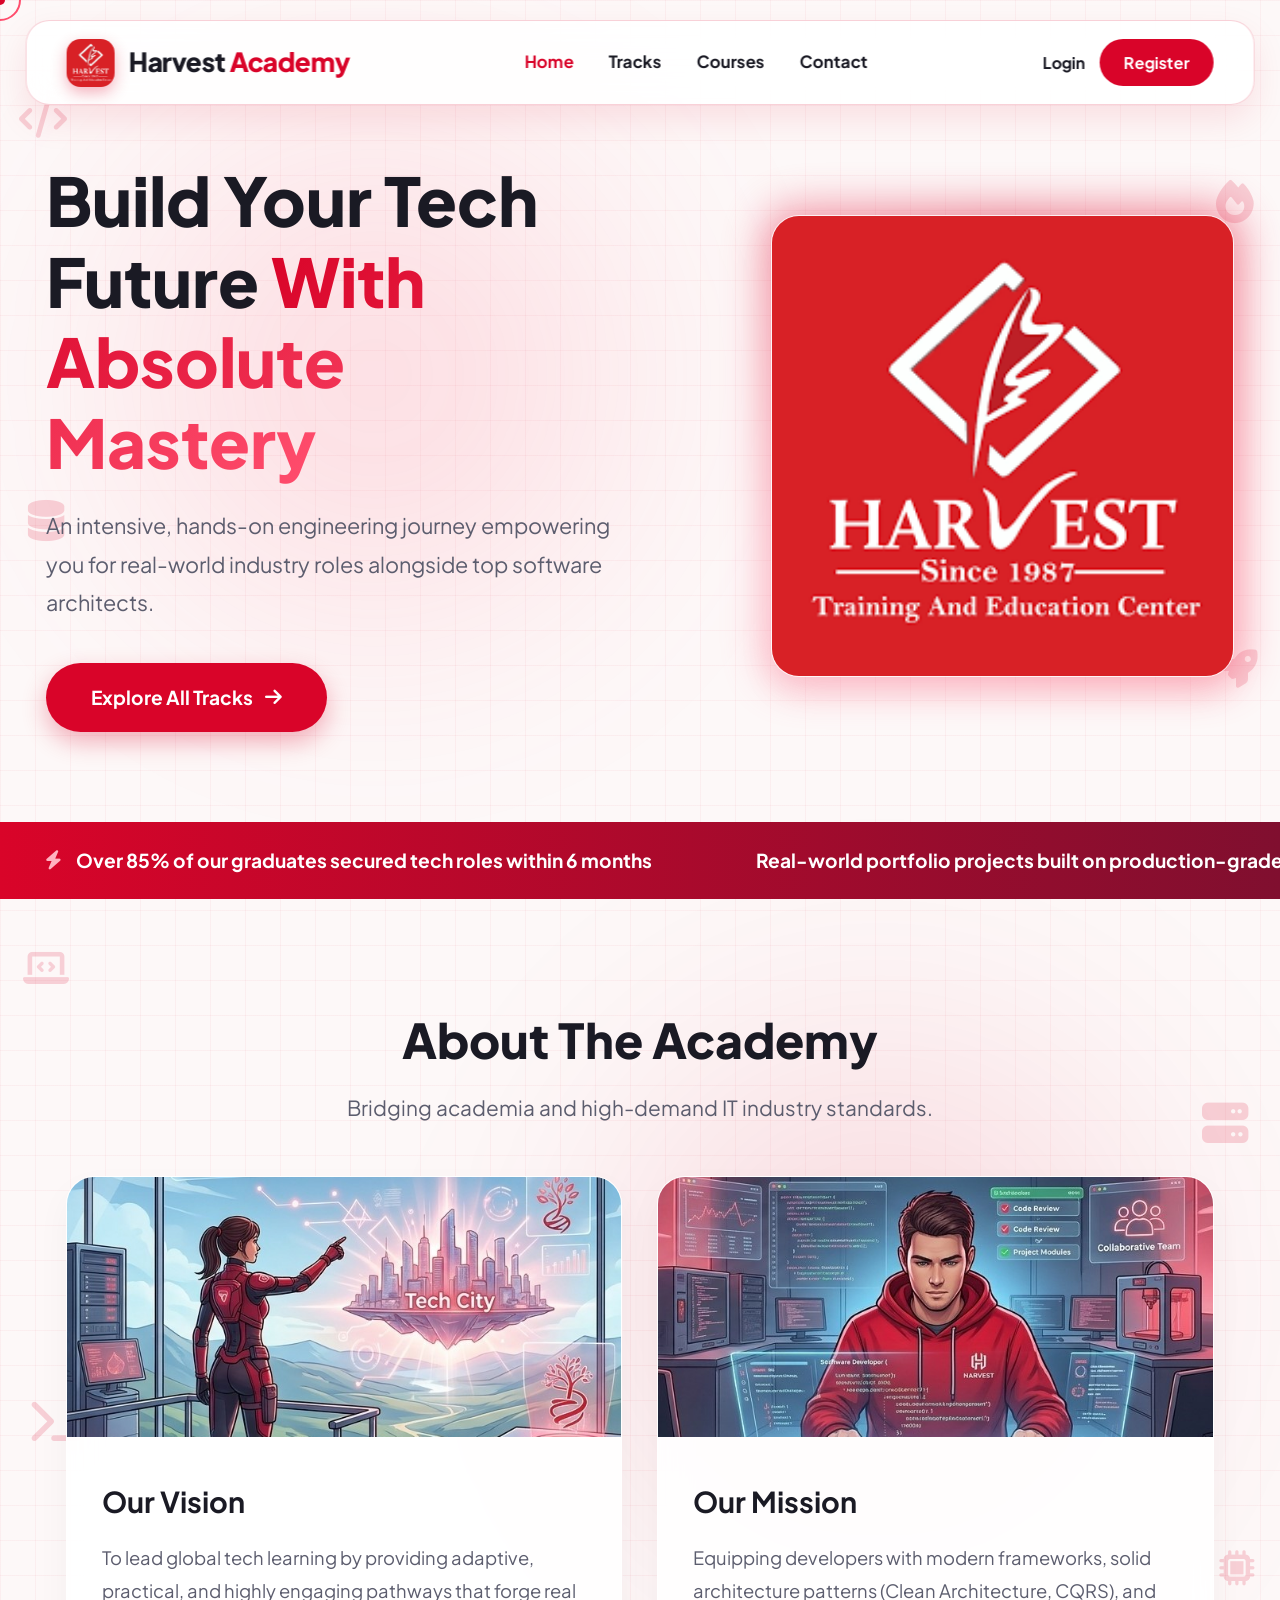
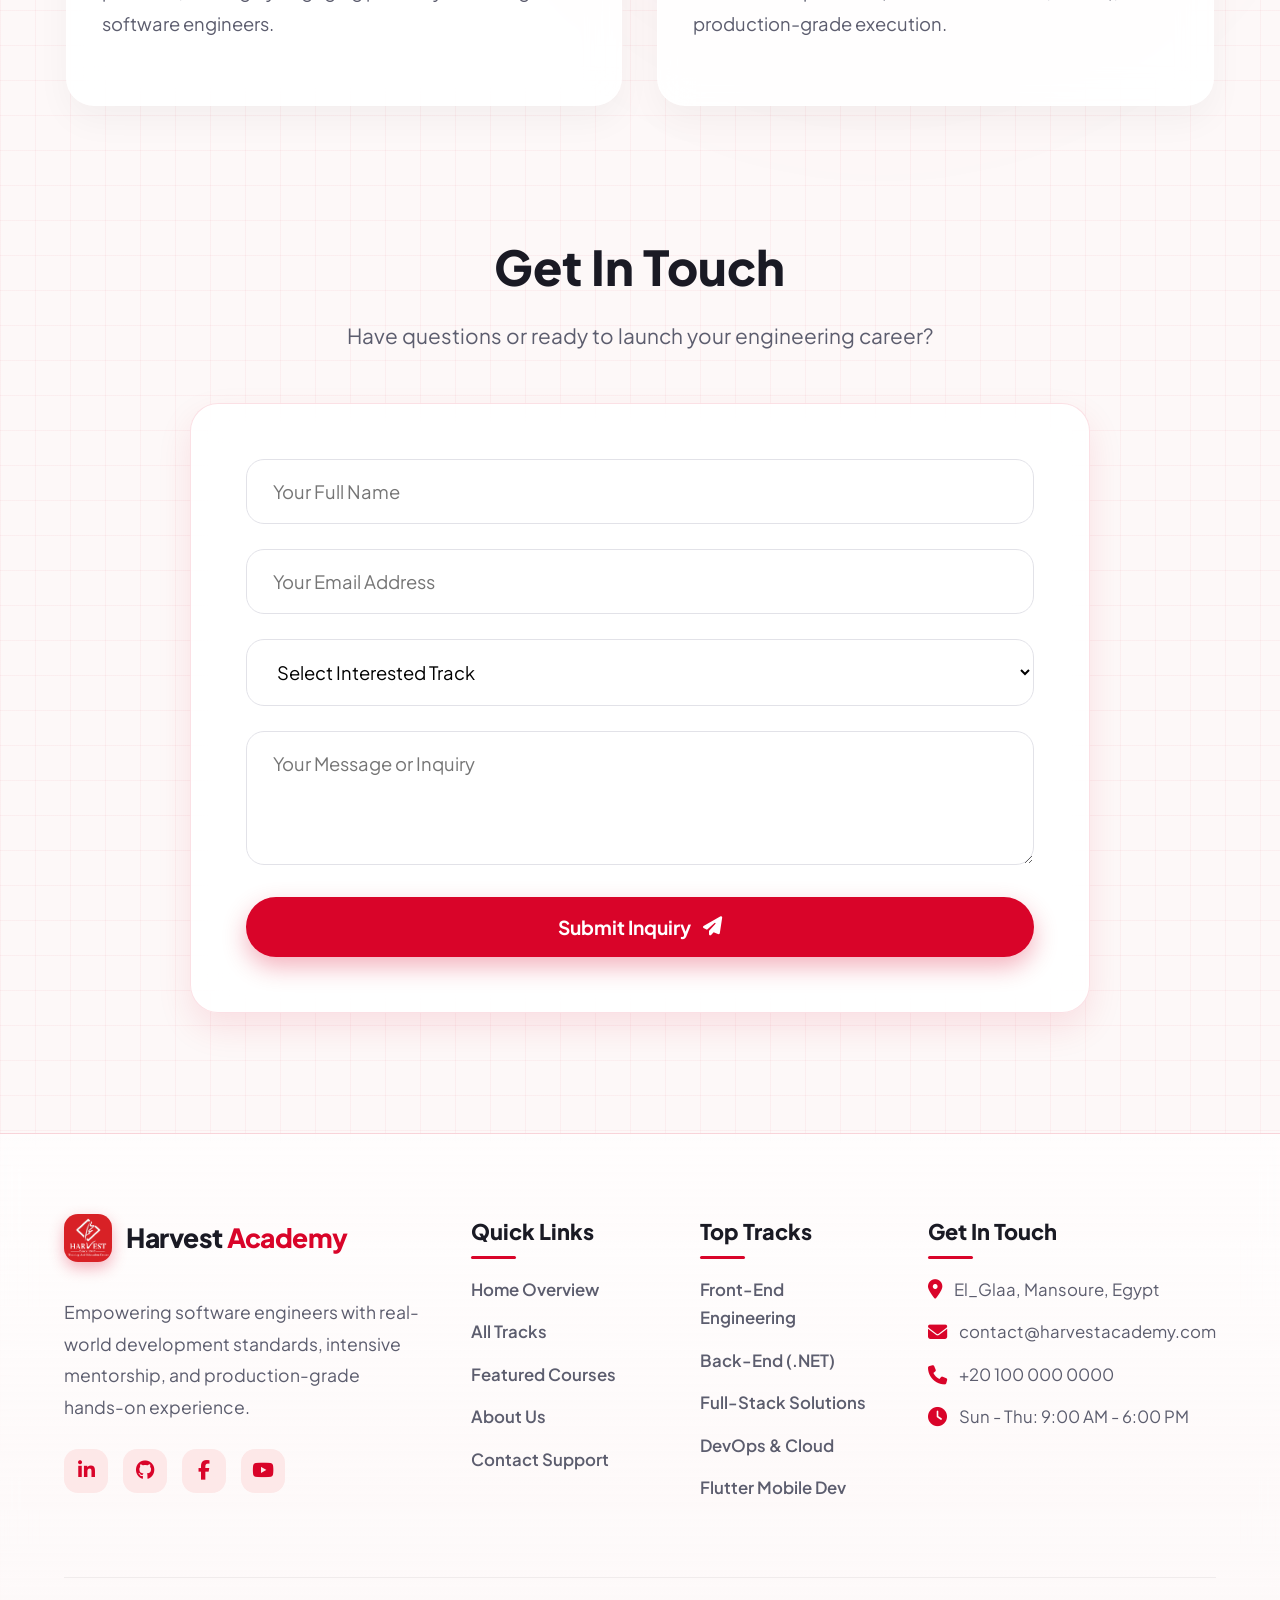
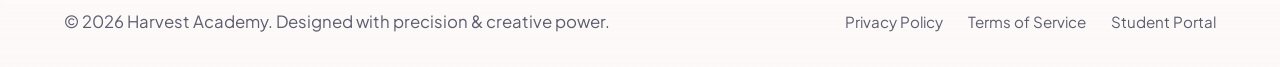
<file: index.html>
<!DOCTYPE html>
<html lang="en" dir="ltr">
<head>
    <meta charset="UTF-8">
    <meta name="viewport" content="width=device-width, initial-scale=1.0">
    <title>Harvest Academy | Home</title>

    <link rel="stylesheet" href="https://cdnjs.cloudflare.com/ajax/libs/font-awesome/6.4.0/css/all.min.css">
    <link href="https://fonts.googleapis.com/css2?family=Plus+Jakarta+Sans:wght@300;400;600;700;800&display=swap" rel="stylesheet">
    
    <link rel="stylesheet" href="style.css">
</head>
<body>


    <i class="fa-solid fa-code floating-decor-icon icon-left-1"></i>
    <i class="fa-solid fa-database floating-decor-icon icon-left-2"></i>
    <i class="fa-solid fa-laptop-code floating-decor-icon icon-left-3"></i>
    <i class="fa-solid fa-terminal floating-decor-icon icon-left-4"></i>

    <i class="fa-solid fa-fire floating-decor-icon icon-right-1"></i>
    <i class="fa-solid fa-rocket floating-decor-icon icon-right-2"></i>
    <i class="fa-solid fa-server floating-decor-icon icon-right-3"></i>
    <i class="fa-solid fa-microchip floating-decor-icon icon-right-4"></i>


    <div class="cursor-dot" id="cursor-dot"></div>
    <div class="cursor-follower" id="cursor-follower">
        <i class="fa-solid fa-arrow-pointer"></i>
    </div>


    <header>
        <a href="index.html" class="logo interactive">
            <img src="Harvest.png" alt="Harvest Academy Logo" class="logo-img" onerror="this.style.display='none'">
            <span class="logo-text">Harvest <span>Academy</span></span>
        </a>
        <ul class="nav-links">
            <li><a href="index.html" class="active interactive">Home</a></li>
            <li><a href="tracks.html" class="interactive">Tracks</a></li>
            <li><a href="courses.html" class="interactive">Courses</a></li>
            <li><a href="#contact" class="interactive">Contact</a></li>
        </ul>
        <div class="auth-buttons">
            <a href="login.html" class="btn-login interactive">Login</a>
            <a href="register.html" class="btn-register interactive">Register</a>
        </div>
    </header>


    <section class="hero" id="home">
        <div class="hero-text-side">
            <h1>Build Your Tech Future <span>With Absolute Mastery</span></h1>
            <p>An intensive, hands-on engineering journey empowering you for real-world industry roles alongside top software architects.</p>
            <a href="tracks.html" class="btn-primary interactive">
                Explore All Tracks <i class="fa-solid fa-arrow-right"></i>
            </a>
        </div>
        <div class="hero-image-side">
            <div class="hero-image-container interactive">
                <img src="Harvest.png" alt="Harvest Academy Platform" class="hero-img">
            </div>
        </div>
    </section>

    <div class="ticker-wrapper interactive">
        <div class="ticker-track">
            <div class="ticker-item"><i class="fa-solid fa-bolt"></i> Over 85% of our graduates secured tech roles within 6 months</div>
            <div class="ticker-item"><i class="fa-solid fa-fire-flame-curated"></i> Real-world portfolio projects built on production-grade standards</div>
            <div class="ticker-item"><i class="fa-solid fa-code"></i> 1-on-1 code reviews with senior backend & frontend engineers</div>
            <div class="ticker-item"><i class="fa-solid fa-user-ninja"></i> Dedicated career mentorship & mock interviews until you get hired</div>
            <div class="ticker-item"><i class="fa-solid fa-bolt"></i> Over 85% of our graduates secured tech roles within 6 months</div>
            <div class="ticker-item"><i class="fa-solid fa-fire-flame-curated"></i> Real-world portfolio projects built on production-grade standards</div>
        </div>
    </div>


    <section id="about" class="dense-section">
        <div class="section-title">
            <h2>About The Academy</h2>
            <p>Bridging academia and high-demand IT industry standards.</p>
        </div>
        <div class="cards-grid">
            <div class="card-image-wrapper interactive">
                <div class="card-img-container">
                    <img src="images/Gemini_Generated_Image_qdz6bpqdz6bpqdz6.jpg" alt="Our Vision">
                </div>
                <div class="card-content">
                    <div>
                        <h3>Our Vision</h3>
                        <p>To lead global tech learning by providing adaptive, practical, and highly engaging pathways that forge real software engineers.</p>
                    </div>
                </div>
            </div>
            <div class="card-image-wrapper interactive">
                <div class="card-img-container">
                    <img src="images/Gemini_Generated_Image_qdz6bpqdz6bpqdz2.jpg" alt="Our Mission">
                </div>
                <div class="card-content">
                    <div>
                        <h3>Our Mission</h3>
                        <p>Equipping developers with modern frameworks, solid architecture patterns (Clean Architecture, CQRS), and production-grade execution.</p>
                    </div>
                </div>
            </div>
        </div>
    </section>

    <section id="contact" class="dense-section">
        <div class="section-title">
            <h2>Get In Touch</h2>
            <p>Have questions or ready to launch your engineering career?</p>
        </div>
        <div class="form-container">
            <form onsubmit="event.preventDefault();">
                <div class="form-group">
                    <input type="text" placeholder="Your Full Name" class="interactive" required>
                </div>
                <div class="form-group">
                    <input type="email" placeholder="Your Email Address" class="interactive" required>
                </div>
                <div class="form-group">
                    <select class="interactive" required>
                        <option value="">Select Interested Track</option>
                        <option value="frontend">Front-End Engineering</option>
                        <option value="backend">Back-End Development (.NET)</option>
                        <option value="fullstack">Full-Stack Solutions</option>
                    </select>
                </div>
                <div class="form-group">
                    <textarea rows="4" placeholder="Your Message or Inquiry" class="interactive"></textarea>
                </div>
                <button type="submit" class="btn-primary interactive" style="width: 100%; justify-content: center;">
                    Submit Inquiry <i class="fa-solid fa-paper-plane"></i>
                </button>
            </form>
        </div>
    </section>


    <footer>
        <div class="footer-container">
            <div class="footer-col">
                <a href="index.html" class="logo interactive" style="margin-bottom: 20px; display: inline-flex;">
                    <img src="Harvest.png" alt="Harvest Academy Logo" class="logo-img" onerror="this.style.display='none'">
                    <span class="logo-text">Harvest <span>Academy</span></span>
                </a>
                <p>Empowering software engineers with real-world development standards, intensive mentorship, and production-grade hands-on experience.</p>
                <div class="social-links">
                    <a href="#" class="social-icon interactive"><i class="fa-brands fa-linkedin-in"></i></a>
                    <a href="#" class="social-icon interactive"><i class="fa-brands fa-github"></i></a>
                    <a href="#" class="social-icon interactive"><i class="fa-brands fa-facebook-f"></i></a>
                    <a href="#" class="social-icon interactive"><i class="fa-brands fa-youtube"></i></a>
                </div>
            </div>

            <div class="footer-col">
                <h4>Quick Links</h4>
                <ul>
                    <li><a href="index.html" class="interactive">Home Overview</a></li>
                    <li><a href="tracks.html" class="interactive">All Tracks</a></li>
                    <li><a href="courses.html" class="interactive">Featured Courses</a></li>
                    <li><a href="#about" class="interactive">About Us</a></li>
                    <li><a href="#contact" class="interactive">Contact Support</a></li>
                </ul>
            </div>

            <div class="footer-col">
                <h4>Top Tracks</h4>
                <ul>
                    <li><a href="tracks.html" class="interactive">Front-End Engineering</a></li>
                    <li><a href="tracks.html" class="interactive">Back-End (.NET)</a></li>
                    <li><a href="tracks.html" class="interactive">Full-Stack Solutions</a></li>
                    <li><a href="tracks.html" class="interactive">DevOps & Cloud</a></li>
                    <li><a href="tracks.html" class="interactive">Flutter Mobile Dev</a></li>
                </ul>
            </div>

            <div class="footer-col">
                <h4>Get In Touch</h4>
                <ul class="footer-contact-info">
                    <li><i class="fa-solid fa-location-dot"></i> El_Glaa, Mansoure, Egypt</li>
                    <li><i class="fa-solid fa-envelope"></i> contact@harvestacademy.com</li>
                    <li><i class="fa-solid fa-phone"></i> +20 100 000 0000</li>
                    <li><i class="fa-solid fa-clock"></i> Sun - Thu: 9:00 AM - 6:00 PM</li>
                </ul>
            </div>
        </div>

        <div class="footer-bottom">
            <p>&copy; 2026 Harvest Academy. Designed with precision & creative power.</p>
            <div class="footer-bottom-links">
                <a href="#" class="interactive">Privacy Policy</a>
                <a href="#" class="interactive">Terms of Service</a>
                <a href="#" class="interactive">Student Portal</a>
            </div>
        </div>
    </footer>


    <script src="script.js"></script>
</body>
</html>
</file>
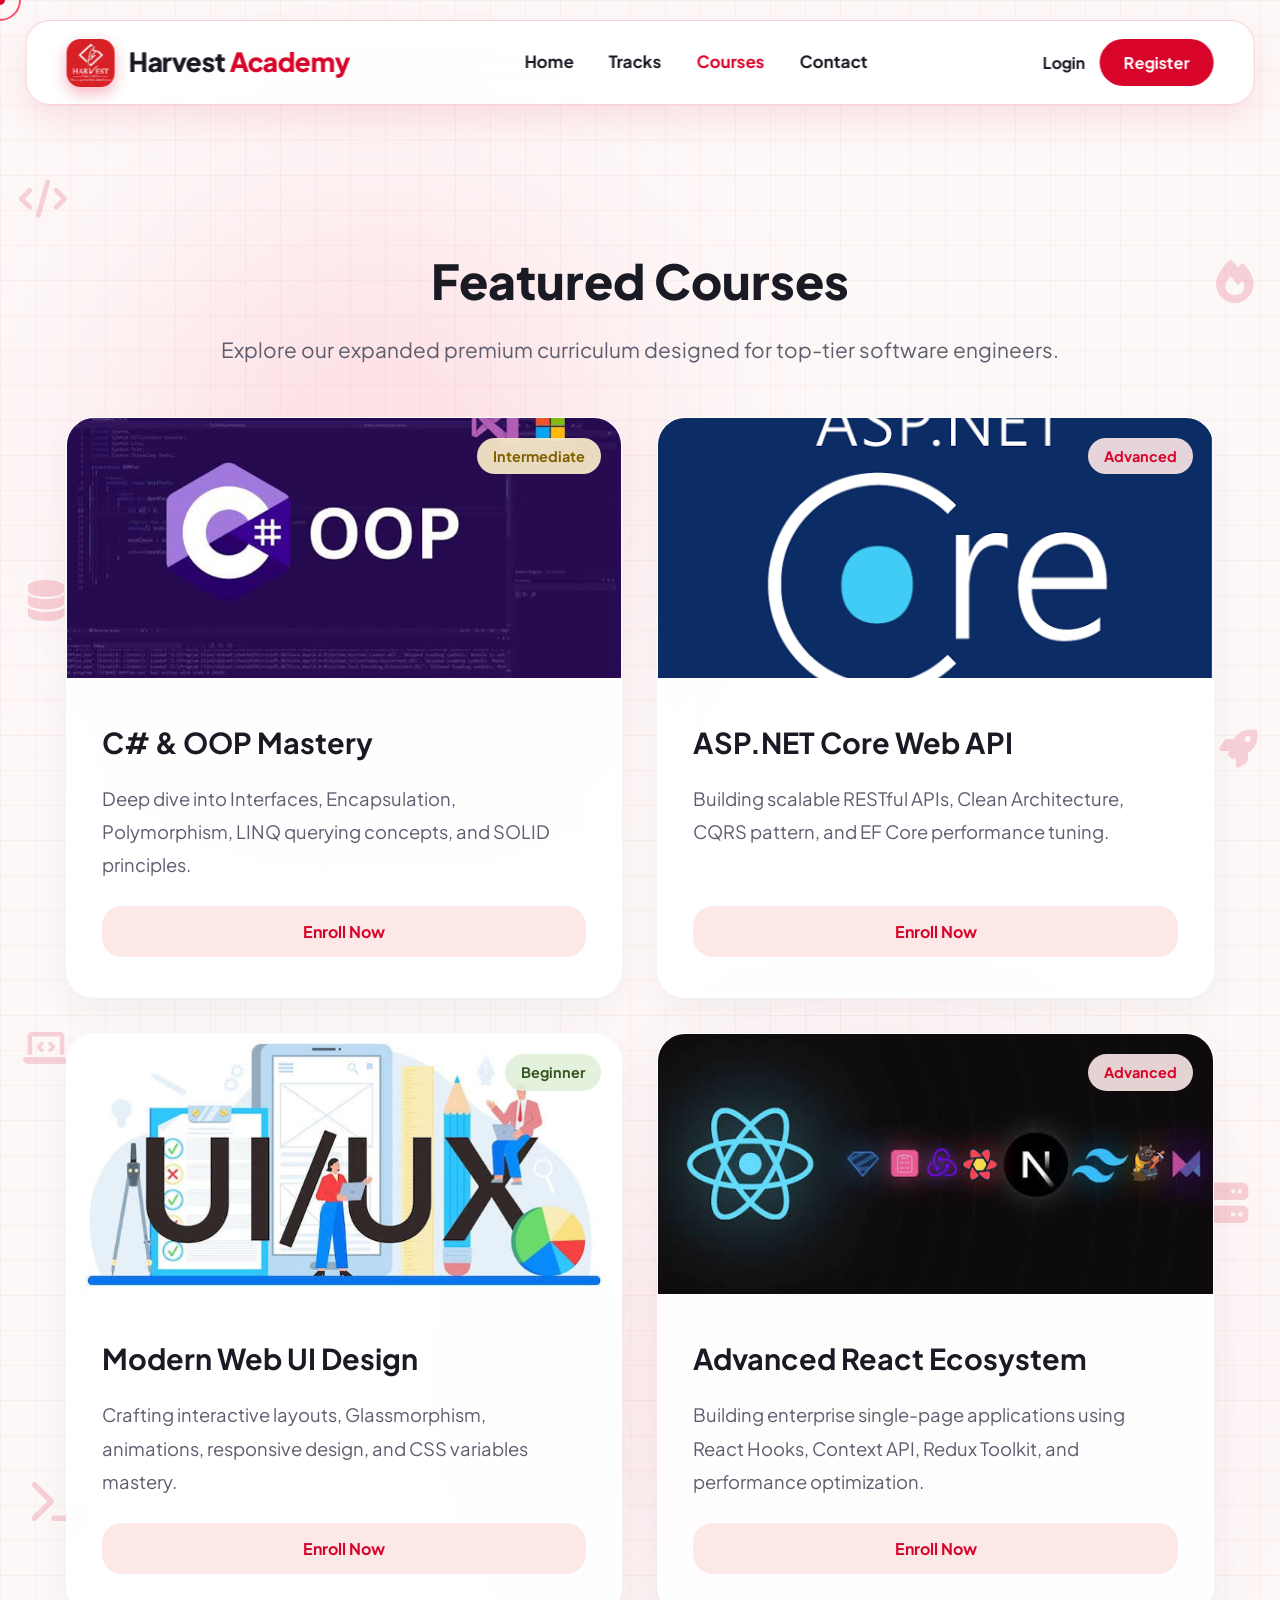
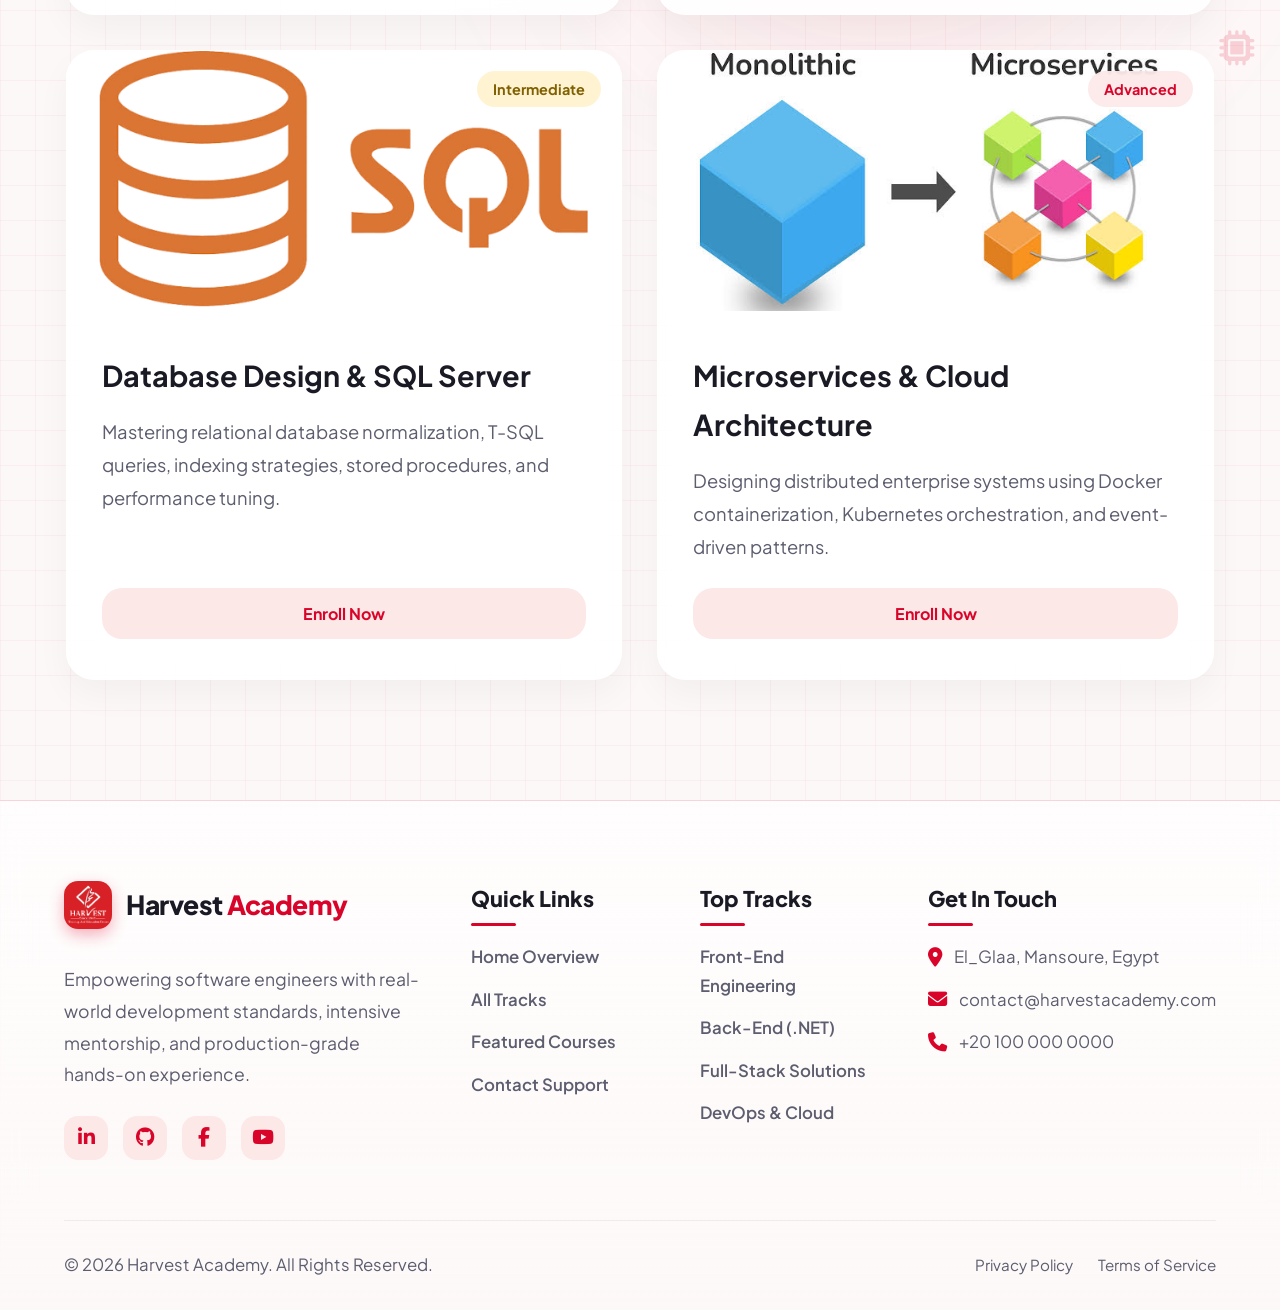
<file: courses.html>
<!DOCTYPE html>
<html lang="en" dir="ltr">
<head>
    <meta charset="UTF-8">
    <meta name="viewport" content="width=device-width, initial-scale=1.0">
    <title>Harvest Academy | Featured Courses</title>
    <link rel="stylesheet" href="https://cdnjs.cloudflare.com/ajax/libs/font-awesome/6.4.0/css/all.min.css">
    <link href="https://fonts.googleapis.com/css2?family=Plus+Jakarta+Sans:wght@300;400;600;700;800&display=swap" rel="stylesheet">
    <link rel="stylesheet" href="style.css">
</head>
<body>


    <i class="fa-solid fa-code floating-decor-icon icon-left-1"></i>
    <i class="fa-solid fa-database floating-decor-icon icon-left-2"></i>
    <i class="fa-solid fa-laptop-code floating-decor-icon icon-left-3"></i>
    <i class="fa-solid fa-terminal floating-decor-icon icon-left-4"></i>

    <i class="fa-solid fa-fire floating-decor-icon icon-right-1"></i>
    <i class="fa-solid fa-rocket floating-decor-icon icon-right-2"></i>
    <i class="fa-solid fa-server floating-decor-icon icon-right-3"></i>
    <i class="fa-solid fa-microchip floating-decor-icon icon-right-4"></i>

    <div class="cursor-dot" id="cursor-dot"></div>
    <div class="cursor-follower" id="cursor-follower">
        <i class="fa-solid fa-arrow-pointer"></i>
    </div>


    <header>
        <a href="index.html" class="logo interactive">
            <img src="Harvest.png" alt="Harvest Academy Logo" class="logo-img" onerror="this.style.display='none'">
            <span class="logo-text">Harvest <span>Academy</span></span>
        </a>
        <ul class="nav-links">
            <li><a href="index.html" class="interactive">Home</a></li>
            <li><a href="tracks.html" class="interactive">Tracks</a></li>
            <li><a href="courses.html" class="active interactive">Courses</a></li>
            <li><a href="index.html#contact" class="interactive">Contact</a></li>
        </ul>
        <div class="auth-buttons">
            <a href="login.html" class="btn-login interactive">Login</a>
            <a href="register.html" class="btn-register interactive">Register</a>
        </div>
    </header>

    <section class="page-section">
        <div class="section-title" style="margin-top: 140px;">
            <h2>Featured Courses</h2>
            <p>Explore our expanded premium curriculum designed for top-tier software engineers.</p>
        </div>
        
        <div class="cards-grid">
            <div class="card-image-wrapper interactive">
                <span class="level-badge intermediate">Intermediate</span>
                <div class="card-img-container">
                    <img src="images/C_OPP.png" alt="C# & OOP Mastery">
                </div>
                <div class="card-content">
                    <div>
                        <h3>C# & OOP Mastery</h3>
                        <p>Deep dive into Interfaces, Encapsulation, Polymorphism, LINQ querying concepts, and SOLID principles.</p>
                    </div>
                    <a href="register.html" class="card-action-btn">Enroll Now</a>
                </div>
            </div>

            <div class="card-image-wrapper interactive">
                <span class="level-badge advanced">Advanced</span>
                <div class="card-img-container">
                    <img src="images/ASP.NET Core Web API.png" alt="ASP.NET Core Web API">
                </div>
                <div class="card-content">
                    <div>
                        <h3>ASP.NET Core Web API</h3>
                        <p>Building scalable RESTful APIs, Clean Architecture, CQRS pattern, and EF Core performance tuning.</p>
                    </div>
                    <a href="register.html" class="card-action-btn">Enroll Now</a>
                </div>
            </div>

            <div class="card-image-wrapper interactive">
                <span class="level-badge beginner">Beginner</span>
                <div class="card-img-container">
                    <img src="images/Modern Web UI Design.png" alt="Modern Web UI Design">
                </div>
                <div class="card-content">
                    <div>
                        <h3>Modern Web UI Design</h3>
                        <p>Crafting interactive layouts, Glassmorphism, animations, responsive design, and CSS variables mastery.</p>
                    </div>
                    <a href="register.html" class="card-action-btn">Enroll Now</a>
                </div>
            </div>

            <div class="card-image-wrapper interactive">
                <span class="level-badge advanced">Advanced</span>
                <div class="card-img-container">
                    <img src="images/React.png" alt="Advanced React Ecosystem">
                </div>
                <div class="card-content">
                    <div>
                        <h3>Advanced React Ecosystem</h3>
                        <p>Building enterprise single-page applications using React Hooks, Context API, Redux Toolkit, and performance optimization.</p>
                    </div>
                    <a href="register.html" class="card-action-btn">Enroll Now</a>
                </div>
            </div>

            <div class="card-image-wrapper interactive">
                <span class="level-badge intermediate">Intermediate</span>
                <div class="card-img-container">
                    <img src="images/Database Design & SQL Server.png" alt="Database Design & SQL Server">
                </div>
                <div class="card-content">
                    <div>
                        <h3>Database Design & SQL Server</h3>
                        <p>Mastering relational database normalization, T-SQL queries, indexing strategies, stored procedures, and performance tuning.</p>
                    </div>
                    <a href="register.html" class="card-action-btn">Enroll Now</a>
                </div>
            </div>

            <div class="card-image-wrapper interactive">
                <span class="level-badge advanced">Advanced</span>
                <div class="card-img-container">
                    <img src="images/Microservices & Cloud Architecture.png" alt="Microservices & Cloud Architecture">
                </div>
                <div class="card-content">
                    <div>
                        <h3>Microservices & Cloud Architecture</h3>
                        <p>Designing distributed enterprise systems using Docker containerization, Kubernetes orchestration, and event-driven patterns.</p>
                    </div>
                    <a href="register.html" class="card-action-btn">Enroll Now</a>
                </div>
            </div>
        </div>
    </section>

    <footer>
        <div class="footer-container">
            <div class="footer-col">
                <a href="index.html" class="logo interactive" style="margin-bottom: 20px; display: inline-flex;">
                    <img src="Harvest.png" alt="Harvest Academy Logo" class="logo-img" onerror="this.style.display='none'">
                    <span class="logo-text">Harvest <span>Academy</span></span>
                </a>
                <p>Empowering software engineers with real-world development standards, intensive mentorship, and production-grade hands-on experience.</p>
                <div class="social-links">
                    <a href="#" class="social-icon interactive"><i class="fa-brands fa-linkedin-in"></i></a>
                    <a href="#" class="social-icon interactive"><i class="fa-brands fa-github"></i></a>
                    <a href="#" class="social-icon interactive"><i class="fa-brands fa-facebook-f"></i></a>
                    <a href="#" class="social-icon interactive"><i class="fa-brands fa-youtube"></i></a>
                </div>
            </div>
            <div class="footer-col">
                <h4>Quick Links</h4>
                <ul>
                    <li><a href="index.html" class="interactive">Home Overview</a></li>
                    <li><a href="tracks.html" class="interactive">All Tracks</a></li>
                    <li><a href="courses.html" class="interactive">Featured Courses</a></li>
                    <li><a href="index.html#contact" class="interactive">Contact Support</a></li>
                </ul>
            </div>
            <div class="footer-col">
                <h4>Top Tracks</h4>
                <ul>
                    <li><a href="tracks.html" class="interactive">Front-End Engineering</a></li>
                    <li><a href="tracks.html" class="interactive">Back-End (.NET)</a></li>
                    <li><a href="tracks.html" class="interactive">Full-Stack Solutions</a></li>
                    <li><a href="tracks.html" class="interactive">DevOps & Cloud</a></li>
                </ul>
            </div>
            <div class="footer-col">
                <h4>Get In Touch</h4>
                <ul class="footer-contact-info">
                    <li><i class="fa-solid fa-location-dot"></i> El_Glaa, Mansoure, Egypt</li>
                    <li><i class="fa-solid fa-envelope"></i> contact@harvestacademy.com</li>
                    <li><i class="fa-solid fa-phone"></i> +20 100 000 0000</li>
                </ul>
            </div>
        </div>
        <div class="footer-bottom">
            <p>&copy; 2026 Harvest Academy. All Rights Reserved.</p>
            <div class="footer-bottom-links">
                <a href="#" class="interactive">Privacy Policy</a>
                <a href="#" class="interactive">Terms of Service</a>
            </div>
        </div>
    </footer>

    <script src="script.js"></script>
</body>
</html>
</file>
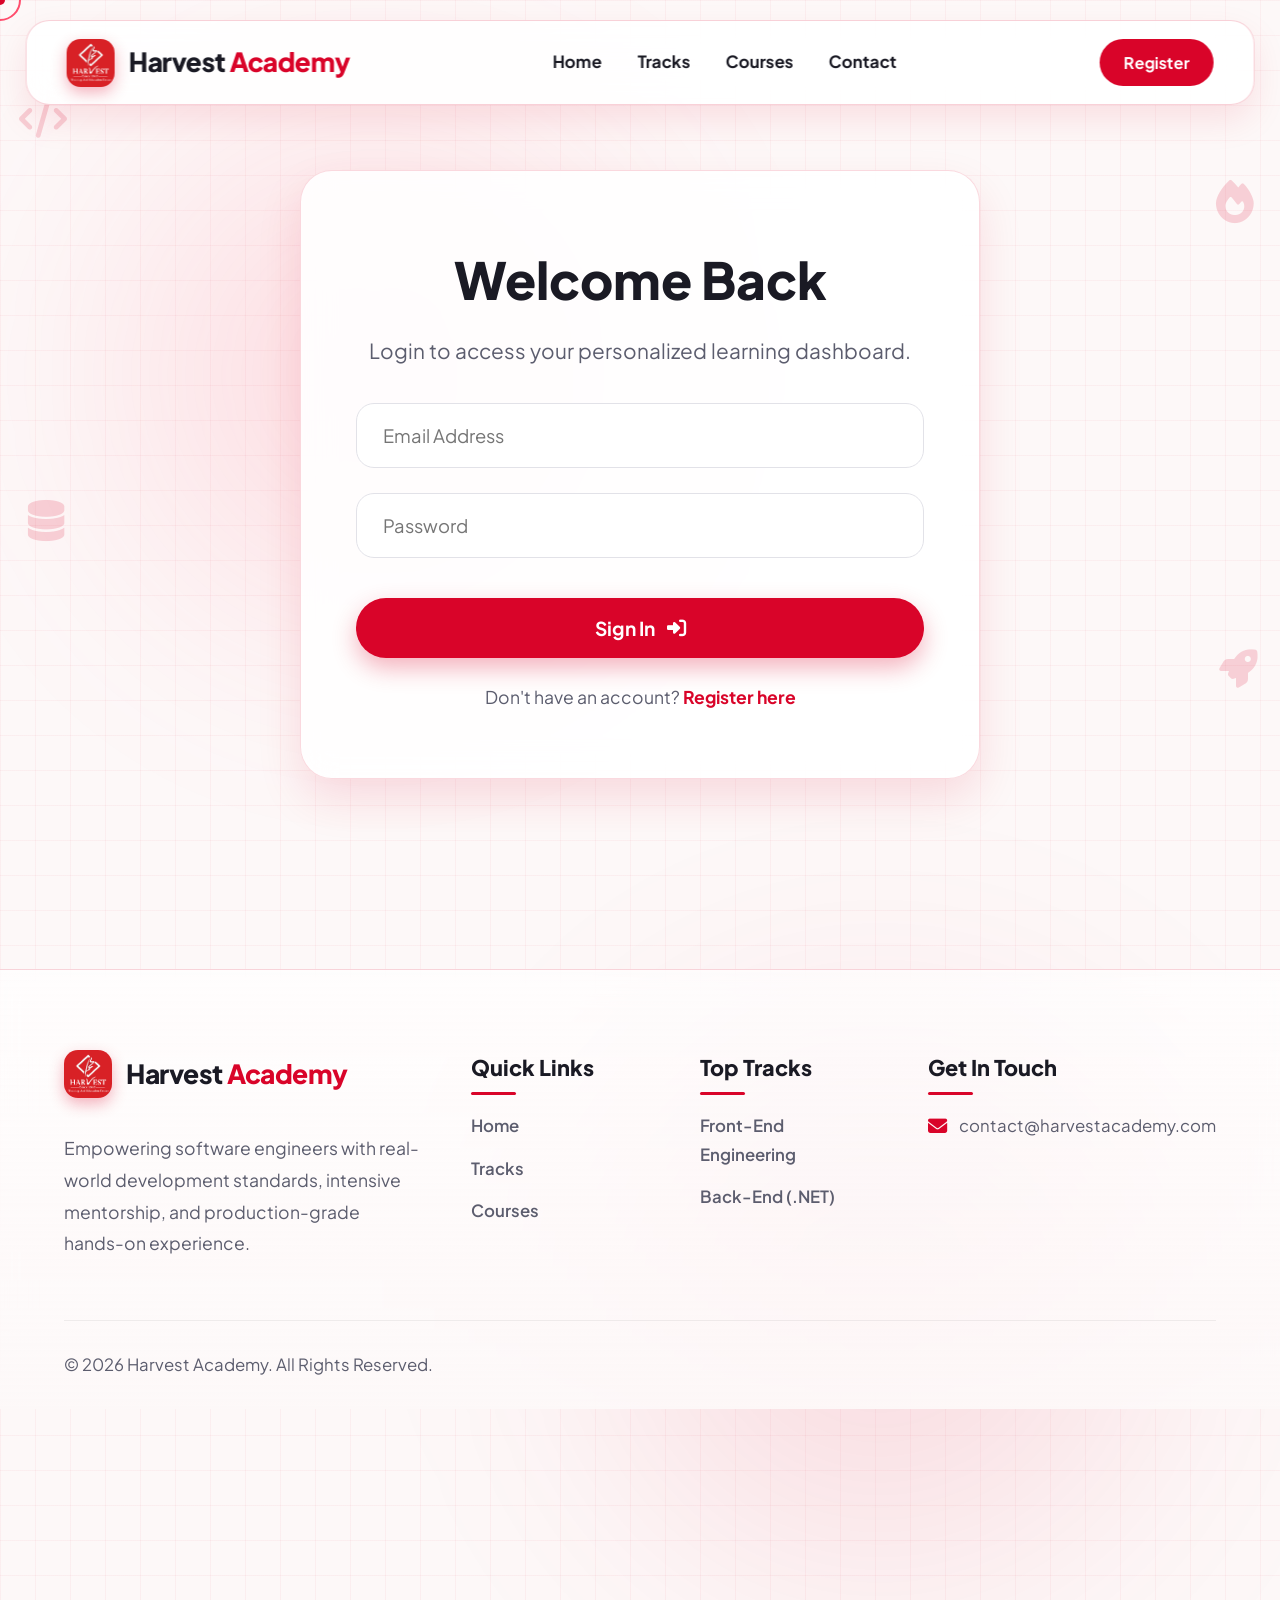
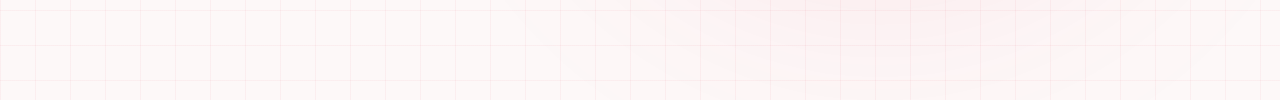
<file: login.html>
<!DOCTYPE html>
<html lang="en" dir="ltr">
<head>
    <meta charset="UTF-8">
    <meta name="viewport" content="width=device-width, initial-scale=1.0">
    <title>Harvest Academy | Login</title>
    <link rel="stylesheet" href="https://cdnjs.cloudflare.com/ajax/libs/font-awesome/6.4.0/css/all.min.css">
    <link href="https://fonts.googleapis.com/css2?family=Plus+Jakarta+Sans:wght@300;400;600;700;800&display=swap" rel="stylesheet">
    <link rel="stylesheet" href="style.css">
</head>
<body>

    <i class="fa-solid fa-code floating-decor-icon icon-left-1"></i>
    <i class="fa-solid fa-database floating-decor-icon icon-left-2"></i>
    <i class="fa-solid fa-fire floating-decor-icon icon-right-1"></i>
    <i class="fa-solid fa-rocket floating-decor-icon icon-right-2"></i>

    <div class="cursor-dot" id="cursor-dot"></div>
    <div class="cursor-follower" id="cursor-follower">
        <i class="fa-solid fa-arrow-pointer"></i>
    </div>

    <header>
        <a href="index.html" class="logo interactive">
            <img src="Harvest.png" alt="Harvest Academy Logo" class="logo-img" onerror="this.style.display='none'">
            <span class="logo-text">Harvest <span>Academy</span></span>
        </a>
        <ul class="nav-links">
            <li><a href="index.html" class="interactive">Home</a></li>
            <li><a href="tracks.html" class="interactive">Tracks</a></li>
            <li><a href="courses.html" class="interactive">Courses</a></li>
            <li><a href="index.html#contact" class="interactive">Contact</a></li>
        </ul>
        <div class="auth-buttons">
            <a href="register.html" class="btn-register interactive">Register</a>
        </div>
    </header>


    <div class="auth-page-container">
        <div class="auth-box">
            <div class="section-title">
                <h2>Welcome Back</h2>
                <p>Login to access your personalized learning dashboard.</p>
            </div>
            <form onsubmit="event.preventDefault();">
                <div class="form-group">
                    <input type="email" placeholder="Email Address" class="interactive" required>
                </div>
                <div class="form-group">
                    <input type="password" placeholder="Password" class="interactive" required>
                </div>
                <button type="submit" class="btn-primary interactive" style="width: 100%; justify-content: center; margin-top: 15px;">
                    Sign In <i class="fa-solid fa-right-to-bracket"></i>
                </button>
            </form>
            <p class="auth-redirect">Don't have an account? <a href="register.html" class="interactive">Register here</a></p>
        </div>
    </div>

    <footer>
        <div class="footer-container">
            <div class="footer-col">
                <a href="index.html" class="logo interactive" style="margin-bottom: 20px; display: inline-flex;">
                    <img src="Harvest.png" alt="Harvest Academy Logo" class="logo-img" onerror="this.style.display='none'">
                    <span class="logo-text">Harvest <span>Academy</span></span>
                </a>
                <p>Empowering software engineers with real-world development standards, intensive mentorship, and production-grade hands-on experience.</p>
            </div>
            <div class="footer-col">
                <h4>Quick Links</h4>
                <ul>
                    <li><a href="index.html" class="interactive">Home</a></li>
                    <li><a href="tracks.html" class="interactive">Tracks</a></li>
                    <li><a href="courses.html" class="interactive">Courses</a></li>
                </ul>
            </div>
            <div class="footer-col">
                <h4>Top Tracks</h4>
                <ul>
                    <li><a href="tracks.html" class="interactive">Front-End Engineering</a></li>
                    <li><a href="tracks.html" class="interactive">Back-End (.NET)</a></li>
                </ul>
            </div>
            <div class="footer-col">
                <h4>Get In Touch</h4>
                <ul class="footer-contact-info">
                    <li><i class="fa-solid fa-envelope"></i> contact@harvestacademy.com</li>
                </ul>
            </div>
        </div>
        <div class="footer-bottom">
            <p>&copy; 2026 Harvest Academy. All Rights Reserved.</p>
        </div>
    </footer>

    <script src="script.js"></script>
</body>
</html>
</file>
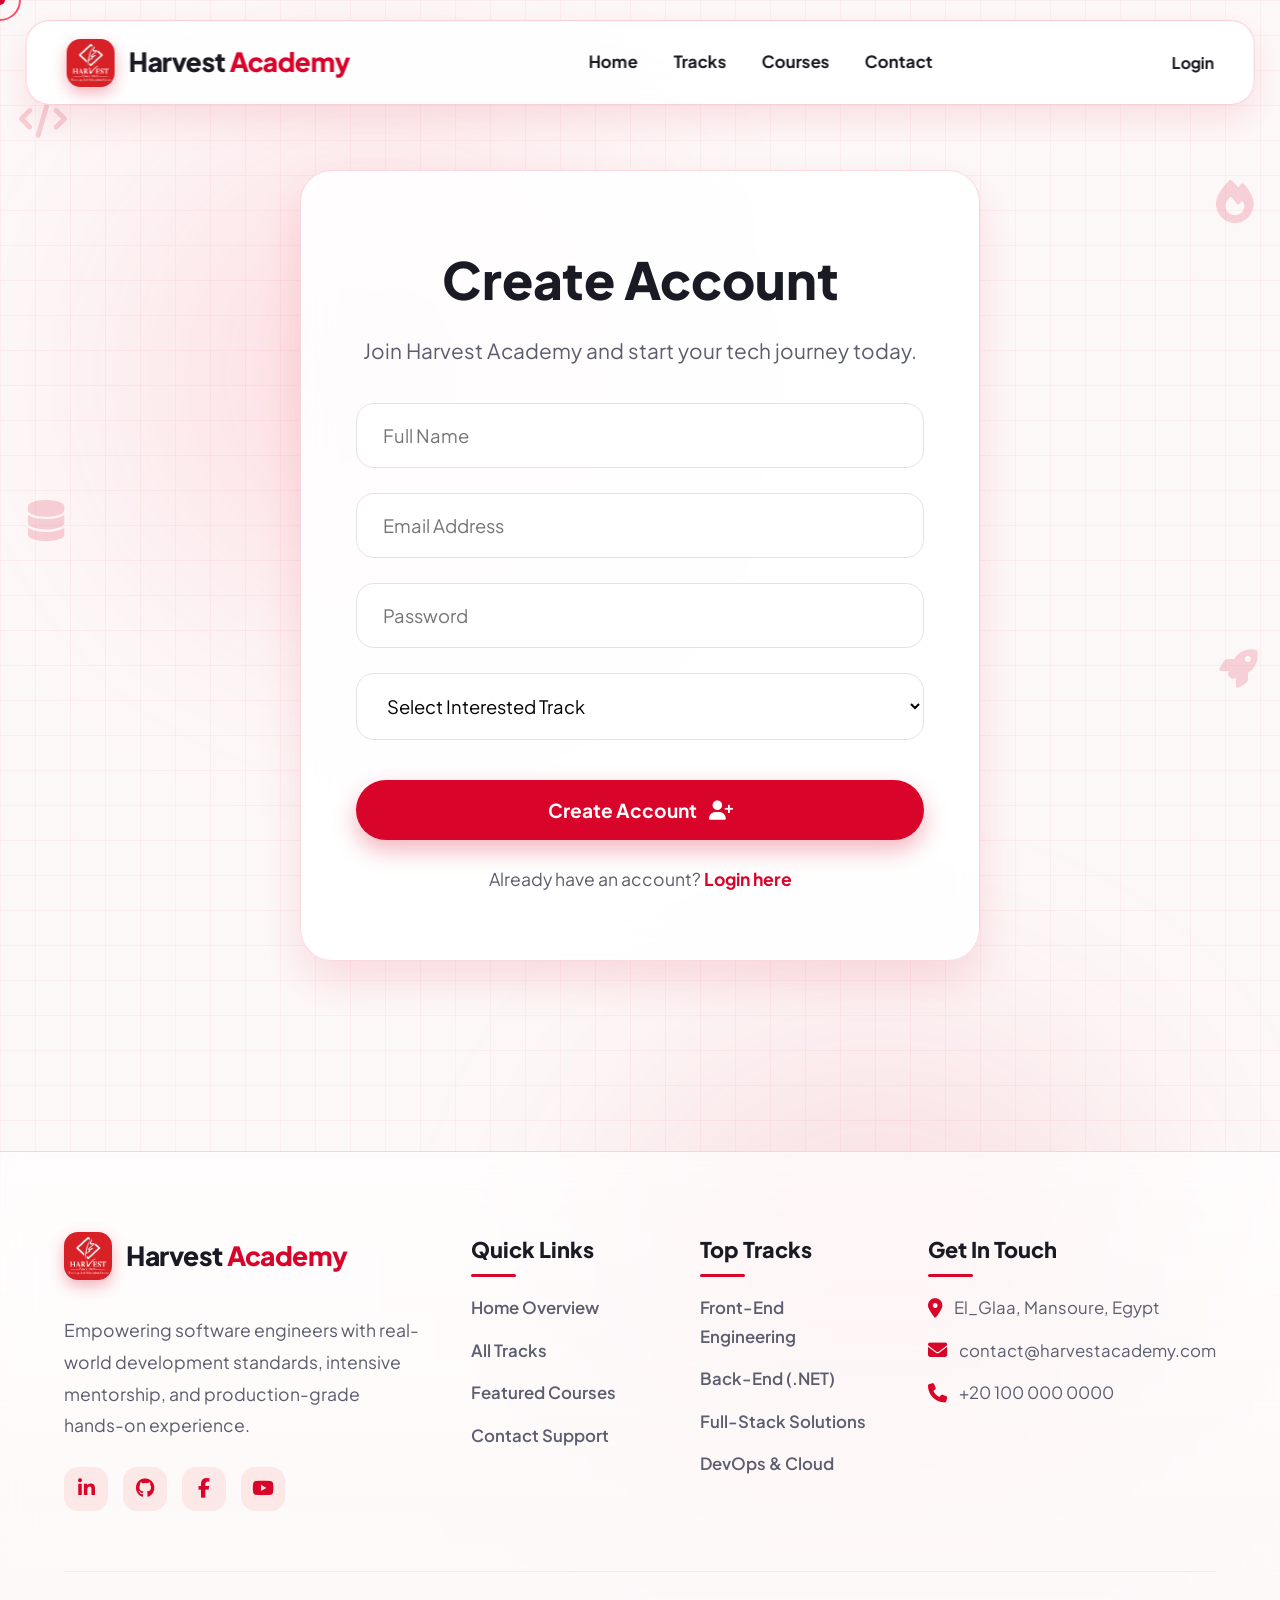
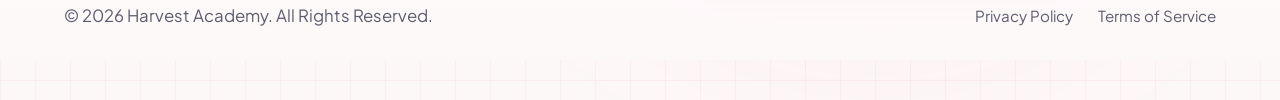
<file: register.html>
<!DOCTYPE html>
<html lang="en" dir="ltr">
<head>
    <meta charset="UTF-8">
    <meta name="viewport" content="width=device-width, initial-scale=1.0">
    <title>Harvest Academy | Register</title>
    <link rel="stylesheet" href="https://cdnjs.cloudflare.com/ajax/libs/font-awesome/6.4.0/css/all.min.css">
    <link href="https://fonts.googleapis.com/css2?family=Plus+Jakarta+Sans:wght@300;400;600;700;800&display=swap" rel="stylesheet">
    <link rel="stylesheet" href="style.css">
</head>
<body>

    <i class="fa-solid fa-code floating-decor-icon icon-left-1"></i>
    <i class="fa-solid fa-database floating-decor-icon icon-left-2"></i>
    <i class="fa-solid fa-fire floating-decor-icon icon-right-1"></i>
    <i class="fa-solid fa-rocket floating-decor-icon icon-right-2"></i>

    <div class="cursor-dot" id="cursor-dot"></div>
    <div class="cursor-follower" id="cursor-follower">
        <i class="fa-solid fa-arrow-pointer"></i>
    </div>

    <header>
        <a href="index.html" class="logo interactive">
            <img src="Harvest.png" alt="Harvest Academy Logo" class="logo-img" onerror="this.style.display='none'">
            <span class="logo-text">Harvest <span>Academy</span></span>
        </a>
        <ul class="nav-links">
            <li><a href="index.html" class="interactive">Home</a></li>
            <li><a href="tracks.html" class="interactive">Tracks</a></li>
            <li><a href="courses.html" class="interactive">Courses</a></li>
            <li><a href="index.html#contact" class="interactive">Contact</a></li>
        </ul>
        <div class="auth-buttons">
            <a href="login.html" class="btn-login interactive">Login</a>
        </div>
    </header>


    <div class="auth-page-container">
        <div class="auth-box">
            <div class="section-title">
                <h2>Create Account</h2>
                <p>Join Harvest Academy and start your tech journey today.</p>
            </div>
            <form onsubmit="event.preventDefault();">
                <div class="form-group">
                    <input type="text" placeholder="Full Name" class="interactive" required>
                </div>
                <div class="form-group">
                    <input type="email" placeholder="Email Address" class="interactive" required>
                </div>
                <div class="form-group">
                    <input type="password" placeholder="Password" class="interactive" required>
                </div>
                <div class="form-group">
                    <select class="interactive" required>
                        <option value="">Select Interested Track</option>
                        <option value="frontend">Front-End Engineering</option>
                        <option value="backend">Back-End Development (.NET)</option>
                        <option value="fullstack">Full-Stack Solutions</option>
                        <option value="devops">DevOps & Cloud Engineering</option>
                        <option value="mobile">Cross-Platform Mobile Dev</option>
                        <option value="architecture">Enterprise Software Architecture</option>
                    </select>
                </div>
                <button type="submit" class="btn-primary interactive" style="width: 100%; justify-content: center; margin-top: 15px;">
                    Create Account <i class="fa-solid fa-user-plus"></i>
                </button>
            </form>
            <p class="auth-redirect">Already have an account? <a href="login.html" class="interactive">Login here</a></p>
        </div>
    </div>


    <footer>
        <div class="footer-container">
            <div class="footer-col">
                <a href="index.html" class="logo interactive" style="margin-bottom: 20px; display: inline-flex;">
                    <img src="Harvest.png" alt="Harvest Academy Logo" class="logo-img" onerror="this.style.display='none'">
                    <span class="logo-text">Harvest <span>Academy</span></span>
                </a>
                <p>Empowering software engineers with real-world development standards, intensive mentorship, and production-grade hands-on experience.</p>
                <div class="social-links">
                    <a href="#" class="social-icon interactive"><i class="fa-brands fa-linkedin-in"></i></a>
                    <a href="#" class="social-icon interactive"><i class="fa-brands fa-github"></i></a>
                    <a href="#" class="social-icon interactive"><i class="fa-brands fa-facebook-f"></i></a>
                    <a href="#" class="social-icon interactive"><i class="fa-brands fa-youtube"></i></a>
                </div>
            </div>
            <div class="footer-col">
                <h4>Quick Links</h4>
                <ul>
                    <li><a href="index.html" class="interactive">Home Overview</a></li>
                    <li><a href="tracks.html" class="interactive">All Tracks</a></li>
                    <li><a href="courses.html" class="interactive">Featured Courses</a></li>
                    <li><a href="index.html#contact" class="interactive">Contact Support</a></li>
                </ul>
            </div>
            <div class="footer-col">
                <h4>Top Tracks</h4>
                <ul>
                    <li><a href="tracks.html" class="interactive">Front-End Engineering</a></li>
                    <li><a href="tracks.html" class="interactive">Back-End (.NET)</a></li>
                    <li><a href="tracks.html" class="interactive">Full-Stack Solutions</a></li>
                    <li><a href="tracks.html" class="interactive">DevOps & Cloud</a></li>
                </ul>
            </div>
            <div class="footer-col">
                <h4>Get In Touch</h4>
                <ul class="footer-contact-info">
                    <li><i class="fa-solid fa-location-dot"></i> El_Glaa, Mansoure, Egypt</li>
                    <li><i class="fa-solid fa-envelope"></i> contact@harvestacademy.com</li>
                    <li><i class="fa-solid fa-phone"></i> +20 100 000 0000</li>
                </ul>
            </div>
        </div>
        <div class="footer-bottom">
            <p>&copy; 2026 Harvest Academy. All Rights Reserved.</p>
            <div class="footer-bottom-links">
                <a href="#" class="interactive">Privacy Policy</a>
                <a href="#" class="interactive">Terms of Service</a>
            </div>
        </div>
    </footer>

    <script src="script.js"></script>
</body>
</html>
</file>
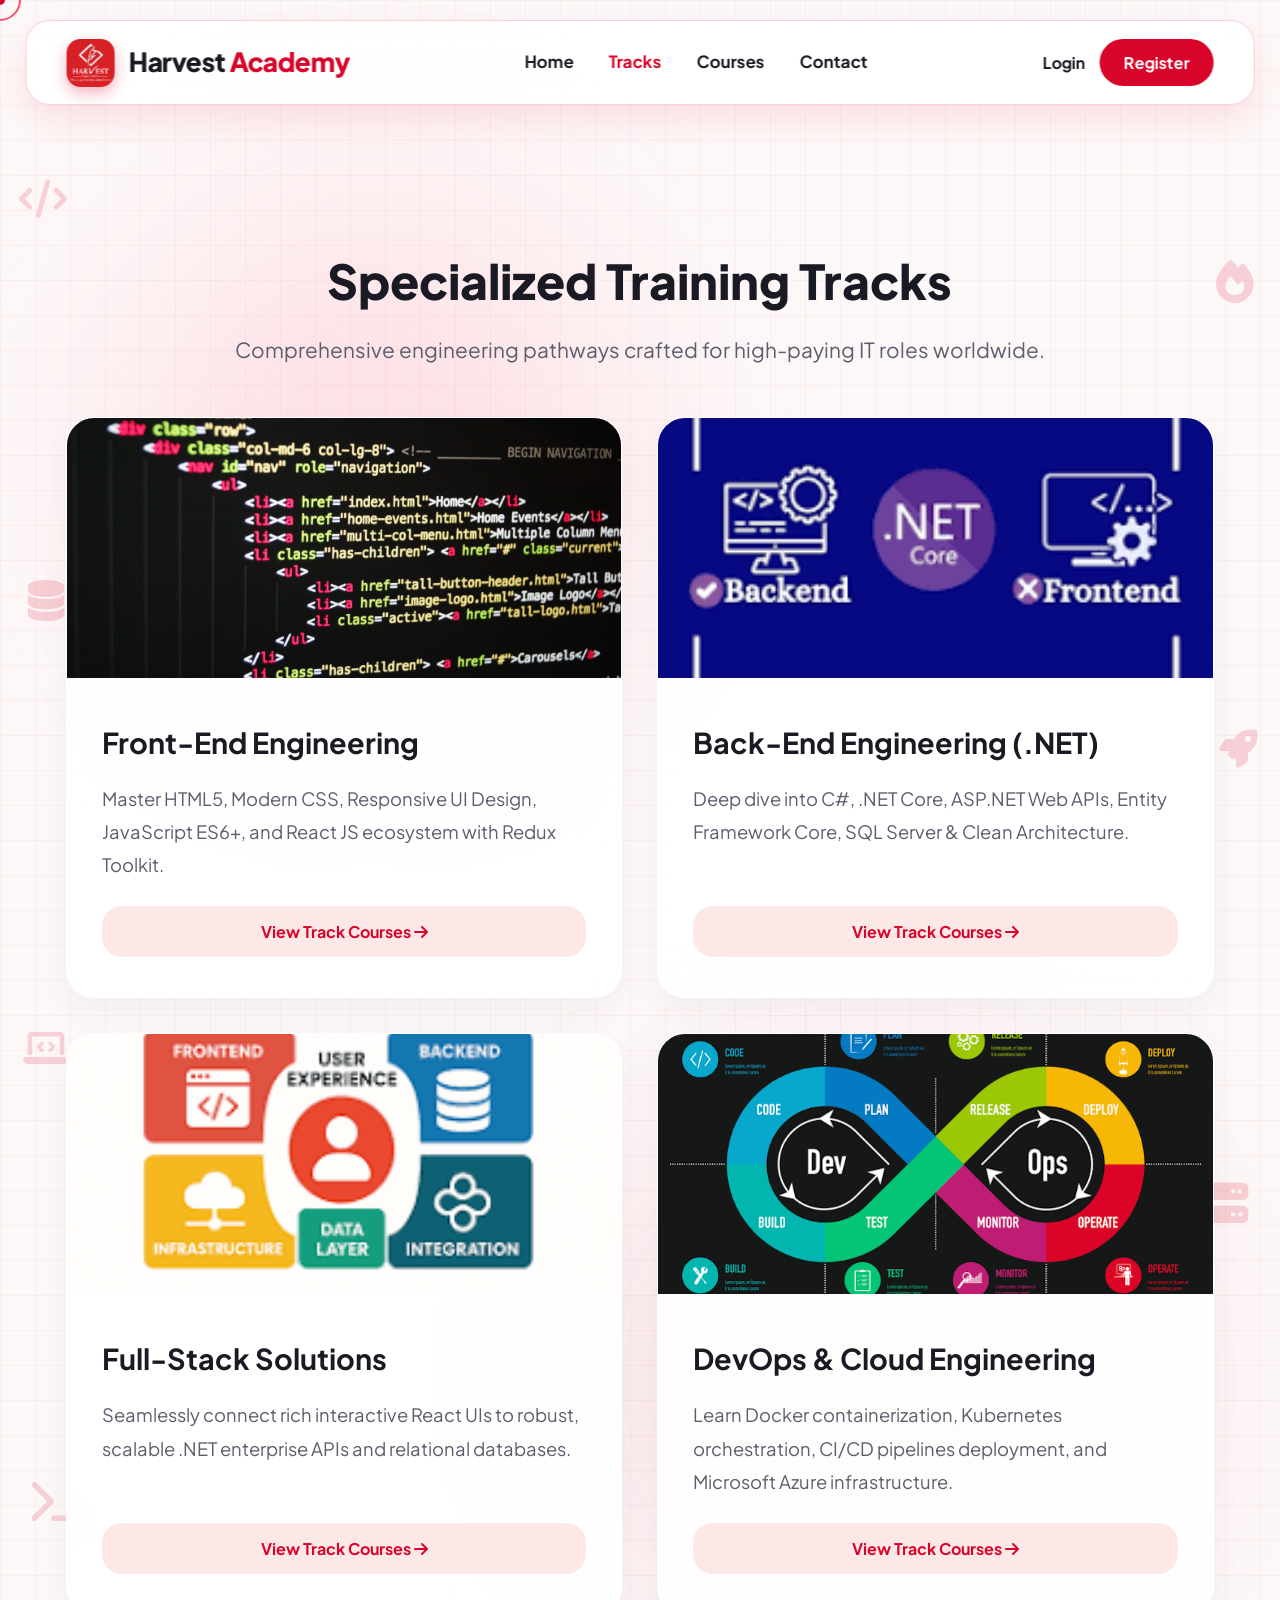
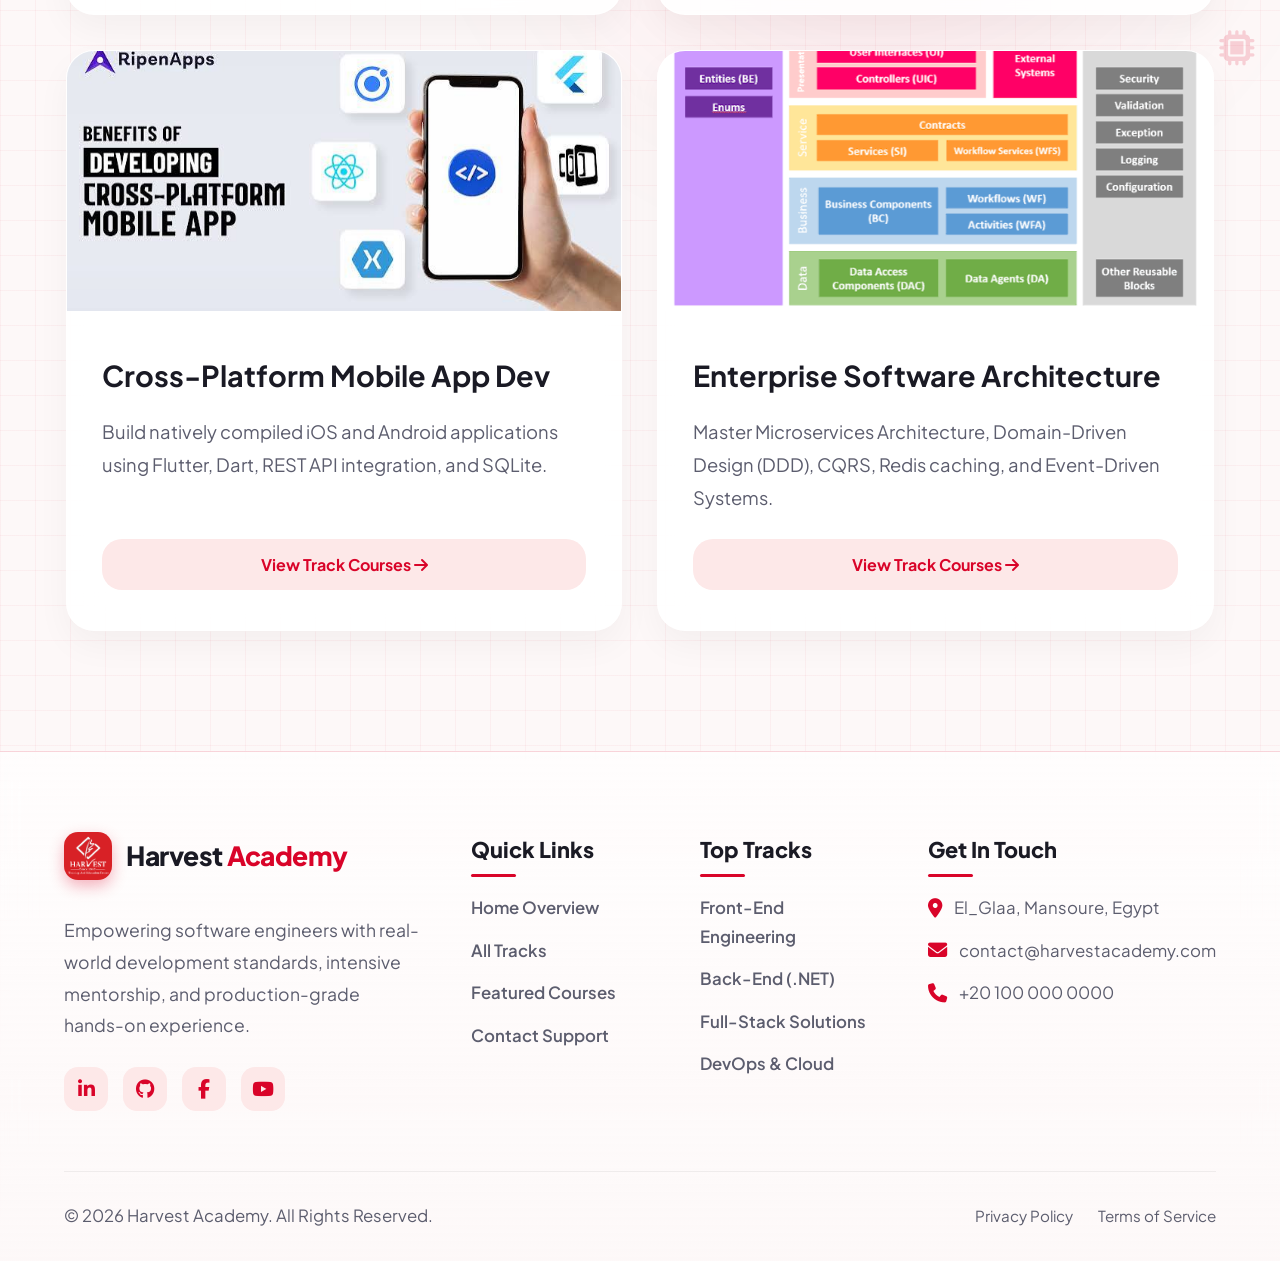
<file: tracks.html>
<!DOCTYPE html>
<html lang="en" dir="ltr">
<head>
    <meta charset="UTF-8">
    <meta name="viewport" content="width=device-width, initial-scale=1.0">
    <title>Harvest Academy | Training Tracks</title>
    <link rel="stylesheet" href="https://cdnjs.cloudflare.com/ajax/libs/font-awesome/6.4.0/css/all.min.css">
    <link href="https://fonts.googleapis.com/css2?family=Plus+Jakarta+Sans:wght@300;400;600;700;800&display=swap" rel="stylesheet">
    <link rel="stylesheet" href="style.css">
</head>
<body>


    <i class="fa-solid fa-code floating-decor-icon icon-left-1"></i>
    <i class="fa-solid fa-database floating-decor-icon icon-left-2"></i>
    <i class="fa-solid fa-laptop-code floating-decor-icon icon-left-3"></i>
    <i class="fa-solid fa-terminal floating-decor-icon icon-left-4"></i>

    <i class="fa-solid fa-fire floating-decor-icon icon-right-1"></i>
    <i class="fa-solid fa-rocket floating-decor-icon icon-right-2"></i>
    <i class="fa-solid fa-server floating-decor-icon icon-right-3"></i>
    <i class="fa-solid fa-microchip floating-decor-icon icon-right-4"></i>

    <div class="cursor-dot" id="cursor-dot"></div>
    <div class="cursor-follower" id="cursor-follower">
        <i class="fa-solid fa-arrow-pointer"></i>
    </div>


    <header>
        <a href="index.html" class="logo interactive">
            <img src="Harvest.png" alt="Harvest Academy Logo" class="logo-img" onerror="this.style.display='none'">
            <span class="logo-text">Harvest <span>Academy</span></span>
        </a>
        <ul class="nav-links">
            <li><a href="index.html" class="interactive">Home</a></li>
            <li><a href="tracks.html" class="active interactive">Tracks</a></li>
            <li><a href="courses.html" class="interactive">Courses</a></li>
            <li><a href="index.html#contact" class="interactive">Contact</a></li>
        </ul>
        <div class="auth-buttons">
            <a href="login.html" class="btn-login interactive">Login</a>
            <a href="register.html" class="btn-register interactive">Register</a>
        </div>
    </header>

    <section class="page-section">
        <div class="section-title" style="margin-top: 140px;">
            <h2>Specialized Training Tracks</h2>
            <p>Comprehensive engineering pathways crafted for high-paying IT roles worldwide.</p>
        </div>
        
        <div class="cards-grid">
            <div class="card-image-wrapper interactive">
                <div class="card-img-container">
                    <img src="images/Front-End Engineering.jpg" alt="Front-End Engineering">
                </div>
                <div class="card-content">
                    <div>
                        <h3>Front-End Engineering</h3>
                        <p>Master HTML5, Modern CSS, Responsive UI Design, JavaScript ES6+, and React JS ecosystem with Redux Toolkit.</p>
                    </div>
                    <a href="courses.html" class="card-action-btn">View Track Courses <i class="fa-solid fa-arrow-right"></i></a>
                </div>
            </div>

            <div class="card-image-wrapper interactive">
                <div class="card-img-container">
                    <img src="images/Back-End Engineering (.NET).png" alt="Back-End Development">
                </div>
                <div class="card-content">
                    <div>
                        <h3>Back-End Engineering (.NET)</h3>
                        <p>Deep dive into C#, .NET Core, ASP.NET Web APIs, Entity Framework Core, SQL Server & Clean Architecture.</p>
                    </div>
                    <a href="courses.html" class="card-action-btn">View Track Courses <i class="fa-solid fa-arrow-right"></i></a>
                </div>
            </div>

            <div class="card-image-wrapper interactive">
                <div class="card-img-container">
                    <img src="images/Full-Stack Solutions.png" alt="Full-Stack Solutions">
                </div>
                <div class="card-content">
                    <div>
                        <h3>Full-Stack Solutions</h3>
                        <p>Seamlessly connect rich interactive React UIs to robust, scalable .NET enterprise APIs and relational databases.</p>
                    </div>
                    <a href="courses.html" class="card-action-btn">View Track Courses <i class="fa-solid fa-arrow-right"></i></a>
                </div>
            </div>

            <div class="card-image-wrapper interactive">
                <div class="card-img-container">
                    <img src="images/DevOps & Cloud Engineering.png" alt="DevOps & Cloud Engineering">
                </div>
                <div class="card-content">
                    <div>
                        <h3>DevOps & Cloud Engineering</h3>
                        <p>Learn Docker containerization, Kubernetes orchestration, CI/CD pipelines deployment, and Microsoft Azure infrastructure.</p>
                    </div>
                    <a href="courses.html" class="card-action-btn">View Track Courses <i class="fa-solid fa-arrow-right"></i></a>
                </div>
            </div>

            <div class="card-image-wrapper interactive">
                <div class="card-img-container">
                    <img src="images/Cross-Platform Mobile App Dev.png" alt="Cross-Platform Mobile Development">
                </div>
                <div class="card-content">
                    <div>
                        <h3>Cross-Platform Mobile App Dev</h3>
                        <p>Build natively compiled iOS and Android applications using Flutter, Dart, REST API integration, and SQLite.</p>
                    </div>
                    <a href="courses.html" class="card-action-btn">View Track Courses <i class="fa-solid fa-arrow-right"></i></a>
                </div>
            </div>

            <div class="card-image-wrapper interactive">
                <div class="card-img-container">
                    <img src="images/Enterprise Software Architecture.png" alt="Software Architecture">
                </div>
                <div class="card-content">
                    <div>
                        <h3>Enterprise Software Architecture</h3>
                        <p>Master Microservices Architecture, Domain-Driven Design (DDD), CQRS, Redis caching, and Event-Driven Systems.</p>
                    </div>
                    <a href="courses.html" class="card-action-btn">View Track Courses <i class="fa-solid fa-arrow-right"></i></a>
                </div>
            </div>
        </div>
    </section>


    <footer>
        <div class="footer-container">
            <div class="footer-col">
                <a href="index.html" class="logo interactive" style="margin-bottom: 20px; display: inline-flex;">
                    <img src="Harvest.png" alt="Harvest Academy Logo" class="logo-img" onerror="this.style.display='none'">
                    <span class="logo-text">Harvest <span>Academy</span></span>
                </a>
                <p>Empowering software engineers with real-world development standards, intensive mentorship, and production-grade hands-on experience.</p>
                <div class="social-links">
                    <a href="#" class="social-icon interactive"><i class="fa-brands fa-linkedin-in"></i></a>
                    <a href="#" class="social-icon interactive"><i class="fa-brands fa-github"></i></a>
                    <a href="#" class="social-icon interactive"><i class="fa-brands fa-facebook-f"></i></a>
                    <a href="#" class="social-icon interactive"><i class="fa-brands fa-youtube"></i></a>
                </div>
            </div>
            <div class="footer-col">
                <h4>Quick Links</h4>
                <ul>
                    <li><a href="index.html" class="interactive">Home Overview</a></li>
                    <li><a href="tracks.html" class="interactive">All Tracks</a></li>
                    <li><a href="courses.html" class="interactive">Featured Courses</a></li>
                    <li><a href="index.html#contact" class="interactive">Contact Support</a></li>
                </ul>
            </div>
            <div class="footer-col">
                <h4>Top Tracks</h4>
                <ul>
                    <li><a href="tracks.html" class="interactive">Front-End Engineering</a></li>
                    <li><a href="tracks.html" class="interactive">Back-End (.NET)</a></li>
                    <li><a href="tracks.html" class="interactive">Full-Stack Solutions</a></li>
                    <li><a href="tracks.html" class="interactive">DevOps & Cloud</a></li>
                </ul>
            </div>
            <div class="footer-col">
                <h4>Get In Touch</h4>
                <ul class="footer-contact-info">
                    <li><i class="fa-solid fa-location-dot"></i> El_Glaa, Mansoure, Egypt</li>
                    <li><i class="fa-solid fa-envelope"></i> contact@harvestacademy.com</li>
                    <li><i class="fa-solid fa-phone"></i> +20 100 000 0000</li>
                </ul>
            </div>
        </div>
        <div class="footer-bottom">
            <p>&copy; 2026 Harvest Academy. All Rights Reserved.</p>
            <div class="footer-bottom-links">
                <a href="#" class="interactive">Privacy Policy</a>
                <a href="#" class="interactive">Terms of Service</a>
            </div>
        </div>
    </footer>

    <script src="script.js"></script>
</body>
</html>
</file>
<file: style.css>
:root {
    --bg-color: #fdf8f8;
    --card-bg: rgba(255, 255, 255, 0.9);
    --primary: #d90429;
    --primary-hover: #ef233c;
    --primary-soft: #fde8e8;
    --accent: #2b2d42;
    --accent-glow: #ff4d6d;
    --text-dark: #1a1a24;
    --text-muted: #5c5d6e;
    --white: #ffffff;
    --shadow: 0 15px 35px rgba(217, 4, 41, 0.1);
    --main-font: 'Plus Jakarta Sans', sans-serif;
}

* {
    margin: 0;
    padding: 0;
    box-sizing: border-box;
    font-family: var(--main-font);
    cursor: none;
}

html {
    scroll-behavior: smooth;
}

body {
    background-color: var(--bg-color);
    color: var(--text-dark);
    line-height: 1.7;
    overflow-x: hidden;
    position: relative;
    background-image: 
        linear-gradient(to right, rgba(217, 4, 41, 0.04) 1px, transparent 1px),
        linear-gradient(to bottom, rgba(217, 4, 41, 0.04) 1px, transparent 1px);
    background-size: 35px 35px;
}

body::before {
    content: ''; 
    position: absolute; 
    top: 0; 
    left: 0; 
    width: 750px; 
    height: 750px;
    background: radial-gradient(circle, rgba(255, 77, 109, 0.18) 0%, transparent 70%);
    z-index: -1; 
    border-radius: 50%; 
    filter: blur(80px);
}

body::after {
    content: ''; 
    position: absolute; 
    top: 900px; 
    right: 0; 
    width: 800px; 
    height: 800px;
    background: radial-gradient(circle, rgba(217, 4, 41, 0.14) 0%, transparent 70%);
    z-index: -1; 
    border-radius: 50%; 
    filter: blur(90px);
}


header, 
.hero, 
section.dense-section, 
.page-section, 
.footer-container, 
.footer-bottom {
    width: 96% !important;
    max-width: 1700px !important;
    margin-left: auto !important;
    margin-right: auto !important;
}

.cursor-dot {
    width: 10px; 
    height: 10px; 
    background-color: var(--primary);
    position: fixed; 
    top: 0; 
    left: 0; 
    border-radius: 50%; 
    pointer-events: none; 
    z-index: 9999; 
    transform: translate(-50%, -50%);
}

.cursor-follower {
    width: 42px; 
    height: 42px; 
    border: 2px solid var(--accent-glow);
    position: fixed; 
    top: 0; 
    left: 0; 
    border-radius: 50%; 
    pointer-events: none; 
    z-index: 9998;
    transform: translate(-50%, -50%);
    transition: transform 0.25s cubic-bezier(0.215, 0.61, 0.355, 1), background-color 0.3s, border-color 0.3s;
    display: flex; 
    align-items: center; 
    justify-content: center;
}

.cursor-follower i { 
    font-size: 16px; 
    color: var(--primary); 
    opacity: 0; 
    transition: opacity 0.3s ease; 
}

body.cursor-hover .cursor-follower { 
    width: 60px; 
    height: 60px; 
    background-color: rgba(255, 77, 109, 0.2); 
    border-color: var(--primary); 
}

body.cursor-hover .cursor-follower i { 
    opacity: 1; 
}


header {
    position: fixed; 
    top: 20px; 
    left: 50%; 
    transform: translateX(-50%);
    background: var(--card-bg); 
    backdrop-filter: blur(16px);
    border: 1px solid rgba(217, 4, 41, 0.18); 
    border-radius: 24px; 
    padding: 1.1rem 2.5rem;
    display: flex; 
    justify-content: space-between; 
    align-items: center; 
    z-index: 1000; 
    box-shadow: var(--shadow);
}

.logo {
    text-decoration: none;
    display: flex;
    align-items: center;
    gap: 14px;
}

.logo-img {
    width: 48px;
    height: 48px;
    border-radius: 14px;
    object-fit: cover;
    box-shadow: 0 6px 15px rgba(217, 4, 41, 0.3);
    transition: all 0.4s cubic-bezier(0.175, 0.885, 0.32, 1.275);
    background-color: var(--primary-soft);
}

.logo-text {
    font-size: 1.65rem;
    font-weight: 800;
    color: var(--text-dark);
    letter-spacing: -0.5px;
}

.logo-text span {
    color: var(--primary);
}

.logo:hover .logo-img {
    transform: rotate(15deg) scale(1.15);
    box-shadow: 0 10px 25px rgba(217, 4, 41, 0.5);
}

.nav-links { 
    display: flex; 
    list-style: none; 
    gap: 2.2rem; 
}

.nav-links a { 
    text-decoration: none; 
    color: var(--text-dark); 
    font-weight: 700; 
    font-size: 1.05rem; 
    transition: color 0.3s ease; 
}

.nav-links a:hover, 
.nav-links a.active { 
    color: var(--primary); 
}

.auth-buttons { 
    display: flex; 
    gap: 15px; 
    align-items: center; 
}

.btn-login { 
    text-decoration: none; 
    color: var(--text-dark); 
    font-weight: 700; 
    transition: color 0.3s; 
}

.btn-login:hover { 
    color: var(--primary); 
}

.btn-register { 
    background-color: var(--primary); 
    color: #fff; 
    padding: 10px 24px; 
    border-radius: 30px; 
    text-decoration: none; 
    font-weight: 700; 
    transition: background 0.3s, transform 0.3s; 
}

.btn-register:hover { 
    background-color: var(--primary-hover); 
    transform: translateY(-2px); 
}


.hero {
    min-height: 88vh;
    display: flex;
    align-items: center;
    justify-content: space-between;
    padding: 160px 20px 60px;
    gap: 160px !important;
    position: relative;
}

.hero-text-side {
    flex: 1.1;
    text-align: left;
}

.hero-text-side h1 {
    font-size: 4.2rem;
    color: var(--text-dark);
    margin-bottom: 1.5rem;
    font-weight: 800;
    line-height: 1.2;
}

.hero-text-side h1 span {
    color: var(--primary);
    background: linear-gradient(120deg, var(--primary), var(--accent-glow));
    -webkit-background-clip: text;
    -webkit-text-fill-color: transparent;
}

.hero-text-side p {
    font-size: 1.35rem;
    color: var(--text-muted);
    margin-bottom: 2.5rem;
    line-height: 1.8;
}

.hero-image-side {
    flex: 0.9;
    display: flex;
    justify-content: center;
    align-items: center;
    position: relative;
}

.hero-image-container {
    position: relative;
    max-width: 520px;
    width: 100%;
}

.hero-image-container::before {
    content: ''; 
    position: absolute; 
    width: 104%; 
    height: 104%; 
    top: -2%; 
    left: -2%; 
    border-radius: 35px;
    background: conic-gradient(from 0deg, var(--primary), var(--accent-glow), #ff85a1, var(--primary));
    z-index: 0; 
    animation: rotateAura 10s linear infinite; 
    filter: blur(20px);
    opacity: 0.45;
}

.hero-img { 
    position: relative; 
    z-index: 1; 
    width: 100%; 
    height: auto; 
    display: block; 
    border-radius: 28px; 
    border: 1px solid rgba(255, 255, 255, 0.8); 
    box-shadow: 0 15px 35px rgba(217, 4, 41, 0.08); 
}

@keyframes rotateAura { 
    0% { transform: rotate(0deg); } 
    100% { transform: rotate(360deg); } 
}

.btn-primary {
    background-color: var(--primary); 
    color: var(--white); 
    padding: 18px 45px; 
    border-radius: 40px; 
    border: none;
    font-size: 1.2rem; 
    font-weight: 700; 
    text-decoration: none; 
    box-shadow: 0 10px 25px rgba(217,4,41,0.3);
    transition: all 0.3s ease; 
    display: inline-flex; 
    align-items: center; 
    gap: 12px;
}

.btn-primary:hover { 
    background-color: var(--primary-hover); 
    transform: translateY(-4px); 
}


.floating-decor-icon {
    position: absolute;
    font-size: 2.2rem;
    color: var(--primary);
    opacity: 0.16;
    z-index: 0;
    pointer-events: none;
    animation: floatIcon 7s ease-in-out infinite;
}


.icon-left-1 { top: 100px; left: 1.5%; animation-delay: 0s; font-size: 2.4rem; }
.icon-left-2 { top: 500px; left: 2.2%; animation-delay: 1.2s; font-size: 2.6rem; }
.icon-left-3 { top: 950px; left: 1.8%; animation-delay: 2.4s; font-size: 2.3rem; }
.icon-left-4 { top: 1400px; left: 2.5%; animation-delay: 0.8s; font-size: 2.8rem; }
.icon-left-5 { top: 1850px; left: 1.5%; animation-delay: 3.2s; font-size: 2.5rem; }
.icon-left-6 { top: 2300px; left: 2.2%; animation-delay: 1.8s; font-size: 2.4rem; }
.icon-left-7 { top: 2750px; left: 1.8%; animation-delay: 4.1s; font-size: 2.7rem; }


.icon-right-1 { top: 180px; right: 2%; animation-delay: 1.5s; font-size: 2.7rem; }
.icon-right-2 { top: 650px; right: 1.8%; animation-delay: 2.8s; font-size: 2.4rem; }
.icon-right-3 { top: 1100px; right: 2.5%; animation-delay: 0.5s; font-size: 2.9rem; }
.icon-right-4 { top: 1550px; right: 2%; animation-delay: 3.6s; font-size: 2.2rem; }
.icon-right-5 { top: 2000px; right: 2.2%; animation-delay: 2.1s; font-size: 2.6rem; }
.icon-right-6 { top: 2450px; right: 1.8%; animation-delay: 4.5s; font-size: 2.5rem; }
.icon-right-7 { top: 2900px; right: 2.3%; animation-delay: 1.1s; font-size: 2.8rem; }

@keyframes floatIcon {
    0% { transform: translateY(0px) rotate(0deg); }
    50% { transform: translateY(-25px) rotate(12deg); }
    100% { transform: translateY(0px) rotate(0deg); }
}


.ticker-wrapper { 
    width: 100%; 
    background: linear-gradient(90deg, #d90429, #800f2f); 
    color: #fff; 
    padding: 22px 0; 
    overflow: hidden; 
    position: relative; 
    margin: 30px 0 60px; 
}

.ticker-track { 
    display: flex; 
    width: max-content; 
    animation: scrollTicker 28s linear infinite; 
}

.ticker-track:hover { 
    animation-play-state: paused; 
}

.ticker-item { 
    display: flex; 
    align-items: center; 
    gap: 14px; 
    padding: 0 45px; 
    font-size: 1.2rem; 
    font-weight: 700; 
    white-space: nowrap; 
}

.ticker-item i { 
    color: #ffb3c1; 
}

@keyframes scrollTicker { 
    0% { transform: translateX(0); } 
    100% { transform: translateX(-50%); } 
}


section.dense-section, 
.page-section { 
    margin: 80px auto; 
    padding: 20px 40px; 
}

.section-title { 
    text-align: center; 
    margin-bottom: 50px; 
}

.section-title h2 { 
    font-size: 3rem; 
    font-weight: 800; 
    margin-bottom: 10px; 
}

.section-title p { 
    color: var(--text-muted); 
    font-size: 1.3rem; 
}

.cards-grid { 
    display: grid; 
    grid-template-columns: repeat(auto-fit, minmax(400px, 1fr)); 
    gap: 35px; 
}

.card-image-wrapper {
    background: var(--card-bg); 
    backdrop-filter: blur(16px); 
    border: 1px solid rgba(255,255,255,0.9);
    border-radius: 28px; 
    overflow: hidden; 
    box-shadow: 0 15px 35px rgba(0,0,0,0.04); 
    transition: all 0.4s cubic-bezier(0.175, 0.885, 0.32, 1.275);
    display: flex; 
    flex-direction: column; 
    position: relative;
}

.card-image-wrapper:hover { 
    transform: translateY(-12px); 
    border-color: var(--primary); 
    box-shadow: 0 25px 50px rgba(217,4,41,0.15); 
}

.card-img-container { 
    width: 100%; 
    height: 260px; 
    overflow: hidden; 
}

.card-img-container img { 
    width: 100%; 
    height: 100%; 
    object-fit: cover; 
    transition: transform 0.5s; 
}

.card-image-wrapper:hover .card-img-container img { 
    transform: scale(1.08); 
}

.card-content { 
    padding: 40px 35px; 
    flex-grow: 1; 
    display: flex; 
    flex-direction: column; 
    justify-content: space-between; 
}

.card-content h3 { 
    font-size: 1.8rem; 
    margin-bottom: 15px; 
    font-weight: 700; 
}

.card-content p { 
    color: var(--text-muted); 
    font-size: 1.15rem; 
    line-height: 1.8; 
    margin-bottom: 25px; 
}

.level-badge {
    position: absolute; 
    top: 20px; 
    right: 20px; 
    padding: 6px 16px; 
    border-radius: 20px; 
    font-size: 0.9rem; 
    font-weight: 700; 
    z-index: 2;
    backdrop-filter: blur(10px);
}

.level-badge.beginner { background-color: rgba(226, 240, 217, 0.9); color: #385723; }
.level-badge.intermediate { background-color: rgba(255, 242, 204, 0.9); color: #806000; }
.level-badge.advanced { background-color: rgba(253, 232, 232, 0.9); color: var(--primary); }

.card-action-btn {
    display: inline-block; 
    background-color: var(--primary-soft); 
    color: var(--primary); 
    padding: 12px 28px;
    border-radius: 20px; 
    text-decoration: none; 
    font-weight: 700; 
    transition: background 0.3s, color 0.3s; 
    text-align: center;
}

.card-action-btn:hover { 
    background-color: var(--primary); 
    color: #fff; 
}


.auth-page-container {
    min-height: 85vh;
    display: flex;
    align-items: center;
    justify-content: center;
    padding-top: 170px;
    padding-bottom: 90px;
    margin: 0 auto;
}

.auth-box {
    width: 100%;
    max-width: 680px;
    padding: 65px 55px;
    background: var(--card-bg);
    backdrop-filter: blur(16px);
    border-radius: 32px;
    box-shadow: 0 20px 45px rgba(217, 4, 41, 0.12);
    border: 1px solid rgba(217, 4, 41, 0.15);
}

.auth-box .section-title {
    margin-bottom: 35px;
}

.auth-box .section-title h2 {
    font-size: 3.2rem;
    font-weight: 800;
}

.auth-redirect { 
    text-align: center; 
    margin-top: 25px; 
    font-size: 1.1rem; 
    color: var(--text-muted); 
}

.auth-redirect a { 
    color: var(--primary); 
    font-weight: 700; 
    text-decoration: none; 
}

/* --- 8. Forms --- */
.form-container { 
    background: var(--card-bg); 
    backdrop-filter: blur(16px); 
    border-radius: 28px; 
    padding: 55px; 
    box-shadow: var(--shadow); 
    max-width: 900px; 
    margin: 0 auto; 
    border: 1px solid rgba(217,4,41,0.12); 
}

.form-group { 
    margin-bottom: 25px; 
}

.form-group input, 
.form-group select, 
.form-group textarea {
    width: 100%; 
    padding: 20px 26px; 
    background: rgba(255,255,255,0.95); 
    border: 1px solid #e2e2e8; 
    border-radius: 18px; 
    font-size: 1.15rem; 
    outline: none; 
    transition: border-color 0.3s;
}

.form-group input:focus, 
.form-group select:focus, 
.form-group textarea:focus { 
    border-color: var(--primary); 
    box-shadow: 0 0 0 5px var(--primary-soft); 
}


footer {
    background: linear-gradient(180deg, rgba(255, 255, 255, 0.7) 0%, rgba(253, 248, 248, 0.95) 100%);
    backdrop-filter: blur(16px);
    border-top: 1px solid rgba(217, 4, 41, 0.15);
    padding: 80px 40px 30px;
    margin-top: 100px;
}

.footer-container {
    display: grid;
    grid-template-columns: 2fr 1fr 1fr 1.5fr;
    gap: 50px;
    margin-bottom: 60px;
}

.footer-col h4 {
    font-size: 1.35rem;
    font-weight: 800;
    color: var(--text-dark);
    margin-bottom: 25px;
    position: relative;
}

.footer-col h4::after {
    content: '';
    position: absolute;
    bottom: -8px;
    left: 0;
    width: 45px;
    height: 3px;
    background-color: var(--primary);
    border-radius: 2px;
}

.footer-col p {
    color: var(--text-muted);
    font-size: 1.1rem;
    line-height: 1.8;
    margin-top: 15px;
}

.footer-col ul {
    list-style: none;
}

.footer-col ul li {
    margin-bottom: 14px;
}

.footer-col ul li a {
    text-decoration: none;
    color: var(--text-muted);
    font-size: 1.05rem;
    font-weight: 600;
    transition: color 0.3s ease, transform 0.3s ease;
    display: inline-block;
}

.footer-col ul li a:hover {
    color: var(--primary);
    transform: translateX(5px);
}

.footer-contact-info li {
    display: flex;
    align-items: center;
    gap: 12px;
    color: var(--text-muted);
    font-size: 1.05rem;
    margin-bottom: 16px;
}

.footer-contact-info i {
    color: var(--primary);
    font-size: 1.2rem;
}

.social-links {
    display: flex;
    gap: 15px;
    margin-top: 25px;
}

.social-icon {
    width: 44px;
    height: 44px;
    background-color: var(--primary-soft);
    color: var(--primary);
    border-radius: 14px;
    display: flex;
    align-items: center;
    justify-content: center;
    text-decoration: none;
    font-size: 1.2rem;
    transition: all 0.3s ease;
}

.social-icon:hover {
    background-color: var(--primary);
    color: #ffffff;
    transform: translateY(-4px);
    box-shadow: 0 8px 20px rgba(217, 4, 41, 0.3);
}

.footer-bottom {
    padding-top: 30px;
    border-top: 1px solid rgba(0, 0, 0, 0.06);
    display: flex;
    justify-content: space-between;
    align-items: center;
    color: var(--text-muted);
    font-size: 1.05rem;
}

.footer-bottom-links {
    display: flex;
    gap: 25px;
}

.footer-bottom-links a {
    color: var(--text-muted);
    text-decoration: none;
    font-size: 0.95rem;
    transition: color 0.3s;
}

.footer-bottom-links a:hover {
    color: var(--primary);
}
</file>
